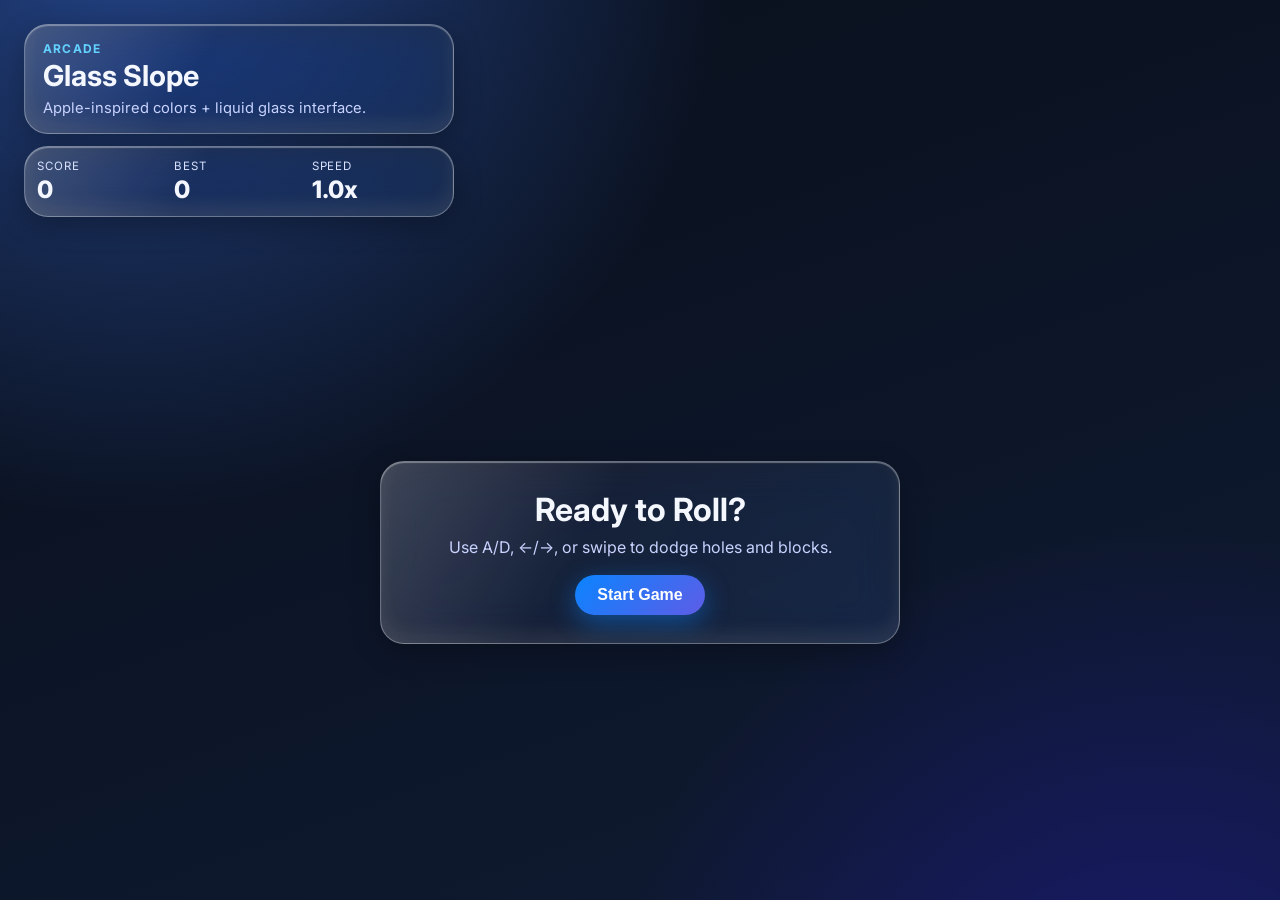
<file: index.html>
<!DOCTYPE html>
<html lang="en">
  <head>
    <meta charset="UTF-8" />
    <meta name="viewport" content="width=device-width, initial-scale=1.0" />
    <title>Glass Slope — Apple Inspired</title>
    <link rel="preconnect" href="https://fonts.googleapis.com" />
    <link rel="preconnect" href="https://fonts.gstatic.com" crossorigin />
    <link
      href="https://fonts.googleapis.com/css2?family=Inter:wght@400;500;700;800&display=swap"
      rel="stylesheet"
    />
    <link rel="stylesheet" href="styles.css" />
  </head>
  <body>
    <canvas id="gameCanvas" aria-label="3D slope game canvas"></canvas>

    <main class="hud-wrap">
      <section class="glass panel title-panel">
        <p class="eyebrow">Arcade</p>
        <h1>Glass Slope</h1>
        <p class="sub">Apple-inspired colors + liquid glass interface.</p>
      </section>

      <section class="glass panel score-panel">
        <div>
          <p class="label">Score</p>
          <p id="score" class="value">0</p>
        </div>
        <div>
          <p class="label">Best</p>
          <p id="best" class="value">0</p>
        </div>
        <div>
          <p class="label">Speed</p>
          <p id="speed" class="value">1.0x</p>
        </div>
      </section>

      <section id="overlay" class="glass panel overlay show" role="dialog" aria-live="polite">
        <h2 id="overlayTitle">Ready to Roll?</h2>
        <p id="overlayText">Use A/D, ←/→, or swipe to dodge holes and blocks.</p>
        <button id="startBtn" class="start-btn">Start Game</button>
      </section>
    </main>

    <script src="scripts.js"></script>
  </body>
</html>
</file>
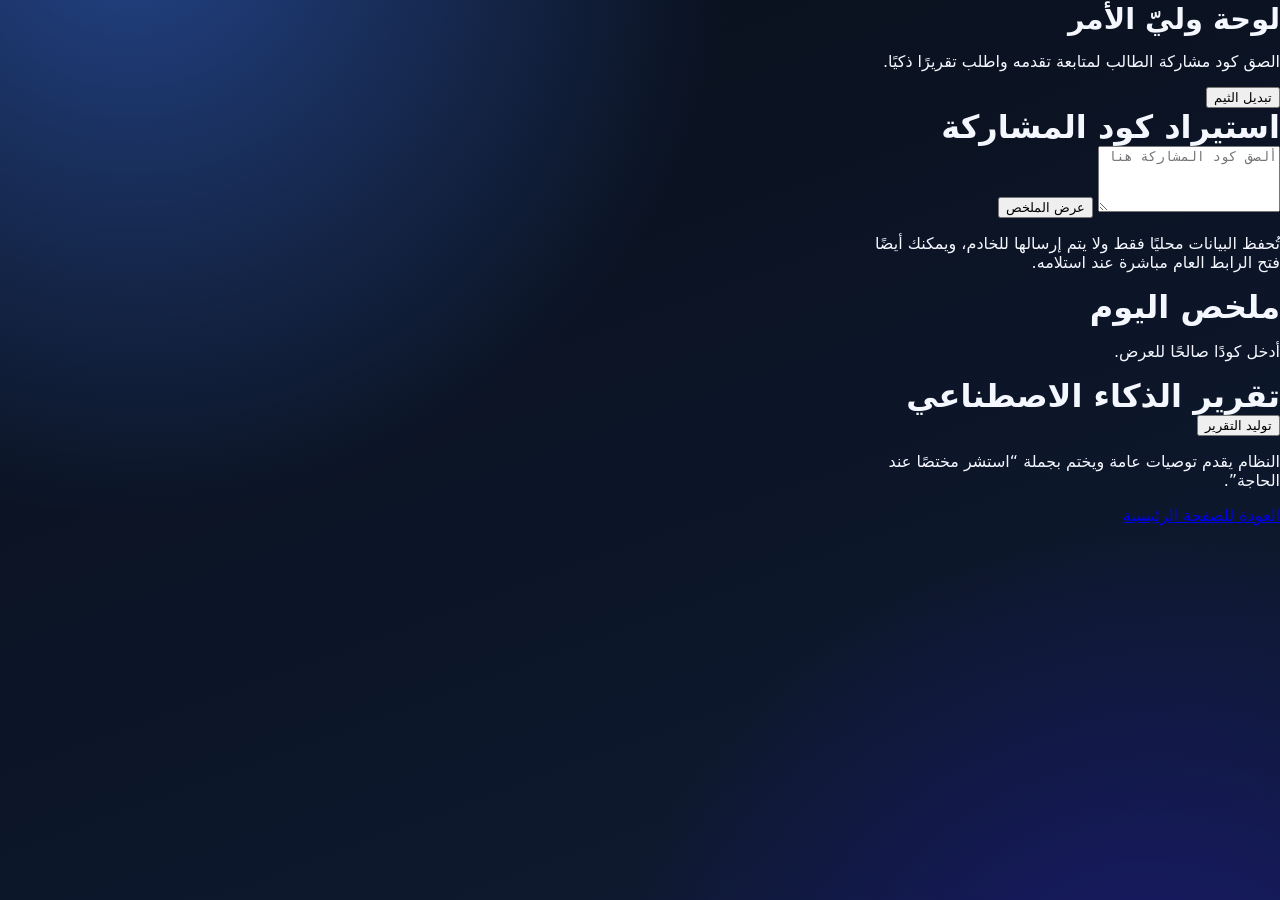
<file: parent.html>
<!DOCTYPE html>
<html lang="ar" dir="rtl">
<head>
  <meta charset="UTF-8" />
  <meta name="viewport" content="width=device-width, initial-scale=1.0" />
  <title>لوحة وليّ الأمر | حياة أفضل</title>
  <link rel="stylesheet" href="styles.css" />
</head>
<body data-page="parent">
  <header class="top-bar">
    <div>
      <h1>لوحة وليّ الأمر</h1>
      <p>الصق كود مشاركة الطالب لمتابعة تقدمه واطلب تقريرًا ذكيًا.</p>
    </div>
    <button class="theme-toggle" type="button" data-action="toggle-theme">تبديل الثيم</button>
  </header>
  <main class="layout">
    <section class="panel">
      <h2>استيراد كود المشاركة</h2>
      <textarea id="parentShareCode" rows="4" placeholder="ألصق كود المشاركة هنا"></textarea>
      <button class="btn" type="button" id="parseShareCode">عرض الملخص</button>
      <p class="hint">تُحفظ البيانات محليًا فقط ولا يتم إرسالها للخادم، ويمكنك أيضًا فتح الرابط العام مباشرة عند استلامه.</p>
    </section>
    <section class="panel">
      <h2>ملخص اليوم</h2>
      <div id="parentSummary" class="summary-box">
        <p>أدخل كودًا صالحًا للعرض.</p>
      </div>
    </section>
    <section class="panel">
      <h2>تقرير الذكاء الاصطناعي</h2>
      <button class="btn" type="button" id="generateParentReport">توليد التقرير</button>
      <pre class="ai-output" id="parentReportOutput" aria-live="polite"></pre>
      <p class="hint">النظام يقدم توصيات عامة ويختم بجملة “استشر مختصًا عند الحاجة”.</p>
    </section>
  </main>
  <footer class="site-footer">
    <a href="index.html">العودة للصفحة الرئيسية</a>
  </footer>
  <script src="scripts.js" defer></script>
</body>
</html>
</file>
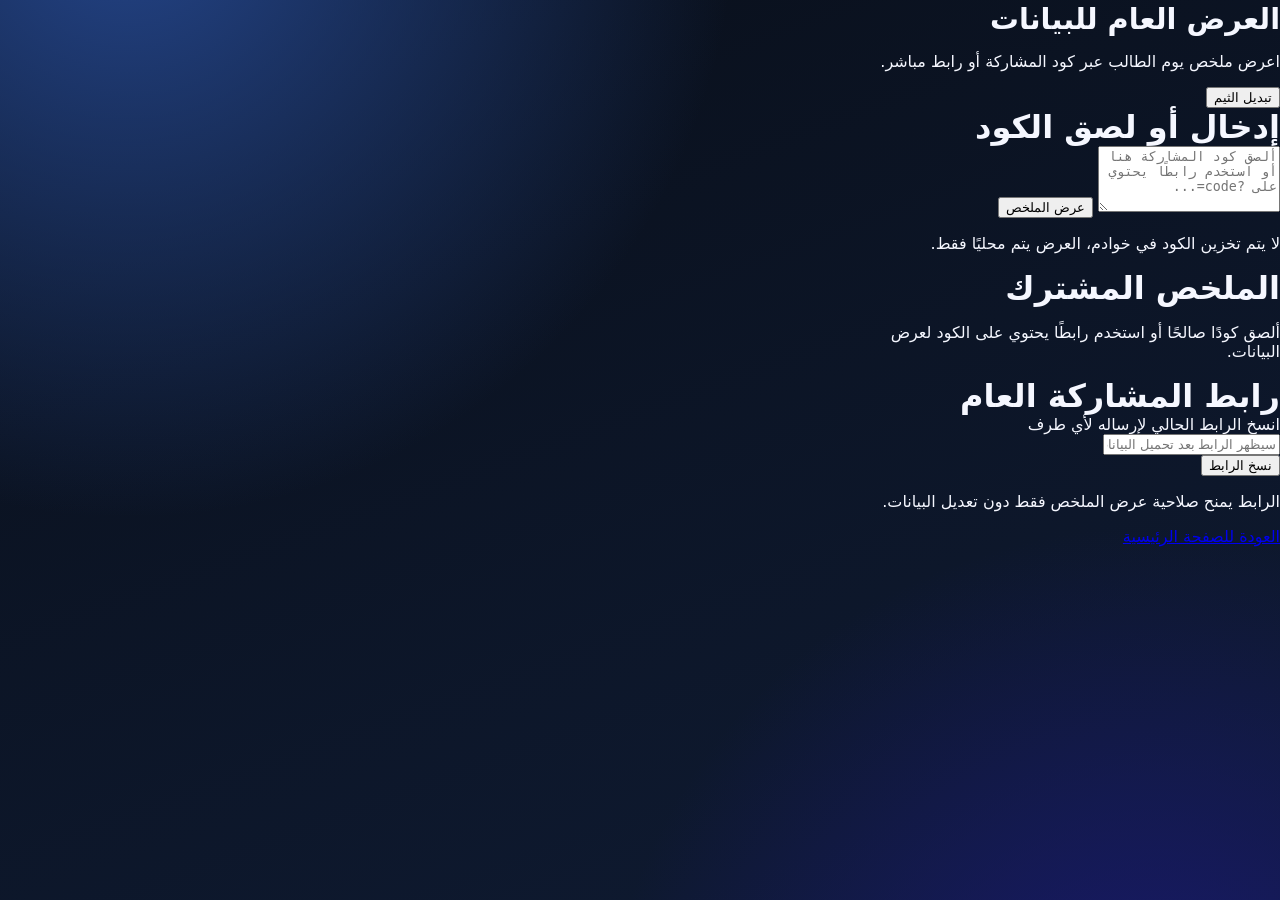
<file: share.html>
<!DOCTYPE html>
<html lang="ar" dir="rtl">
<head>
  <meta charset="UTF-8" />
  <meta name="viewport" content="width=device-width, initial-scale=1.0" />
  <title>العرض العام | حياة أفضل</title>
  <link rel="stylesheet" href="styles.css" />
</head>
<body data-page="share">
  <header class="top-bar">
    <div>
      <h1>العرض العام للبيانات</h1>
      <p>اعرض ملخص يوم الطالب عبر كود المشاركة أو رابط مباشر.</p>
    </div>
    <button class="theme-toggle" type="button" data-action="toggle-theme">تبديل الثيم</button>
  </header>
  <main class="layout">
    <section class="panel">
      <h2>إدخال أو لصق الكود</h2>
      <textarea id="publicShareCode" rows="4" placeholder="ألصق كود المشاركة هنا أو استخدم رابطًا يحتوي على ?code=..."></textarea>
      <button class="btn" type="button" id="publicParseShareCode">عرض الملخص</button>
      <p class="hint">لا يتم تخزين الكود في خوادم، العرض يتم محليًا فقط.</p>
    </section>
    <section class="panel">
      <h2>الملخص المشترك</h2>
      <div id="publicSummary" class="summary-box">
        <p>ألصق كودًا صالحًا أو استخدم رابطًا يحتوي على الكود لعرض البيانات.</p>
      </div>
    </section>
    <section class="panel">
      <h2>رابط المشاركة العام</h2>
      <div class="field">
        <label for="publicLinkOutput">انسخ الرابط الحالي لإرساله لأي طرف</label>
        <input type="text" id="publicLinkOutput" readonly placeholder="سيظهر الرابط بعد تحميل البيانات" />
      </div>
      <button class="btn ghost" type="button" id="publicCopyLink">نسخ الرابط</button>
      <p class="hint">الرابط يمنح صلاحية عرض الملخص فقط دون تعديل البيانات.</p>
    </section>
  </main>
  <footer class="site-footer">
    <a href="index.html">العودة للصفحة الرئيسية</a>
  </footer>
  <script src="scripts.js" defer></script>
</body>
</html>
</file>
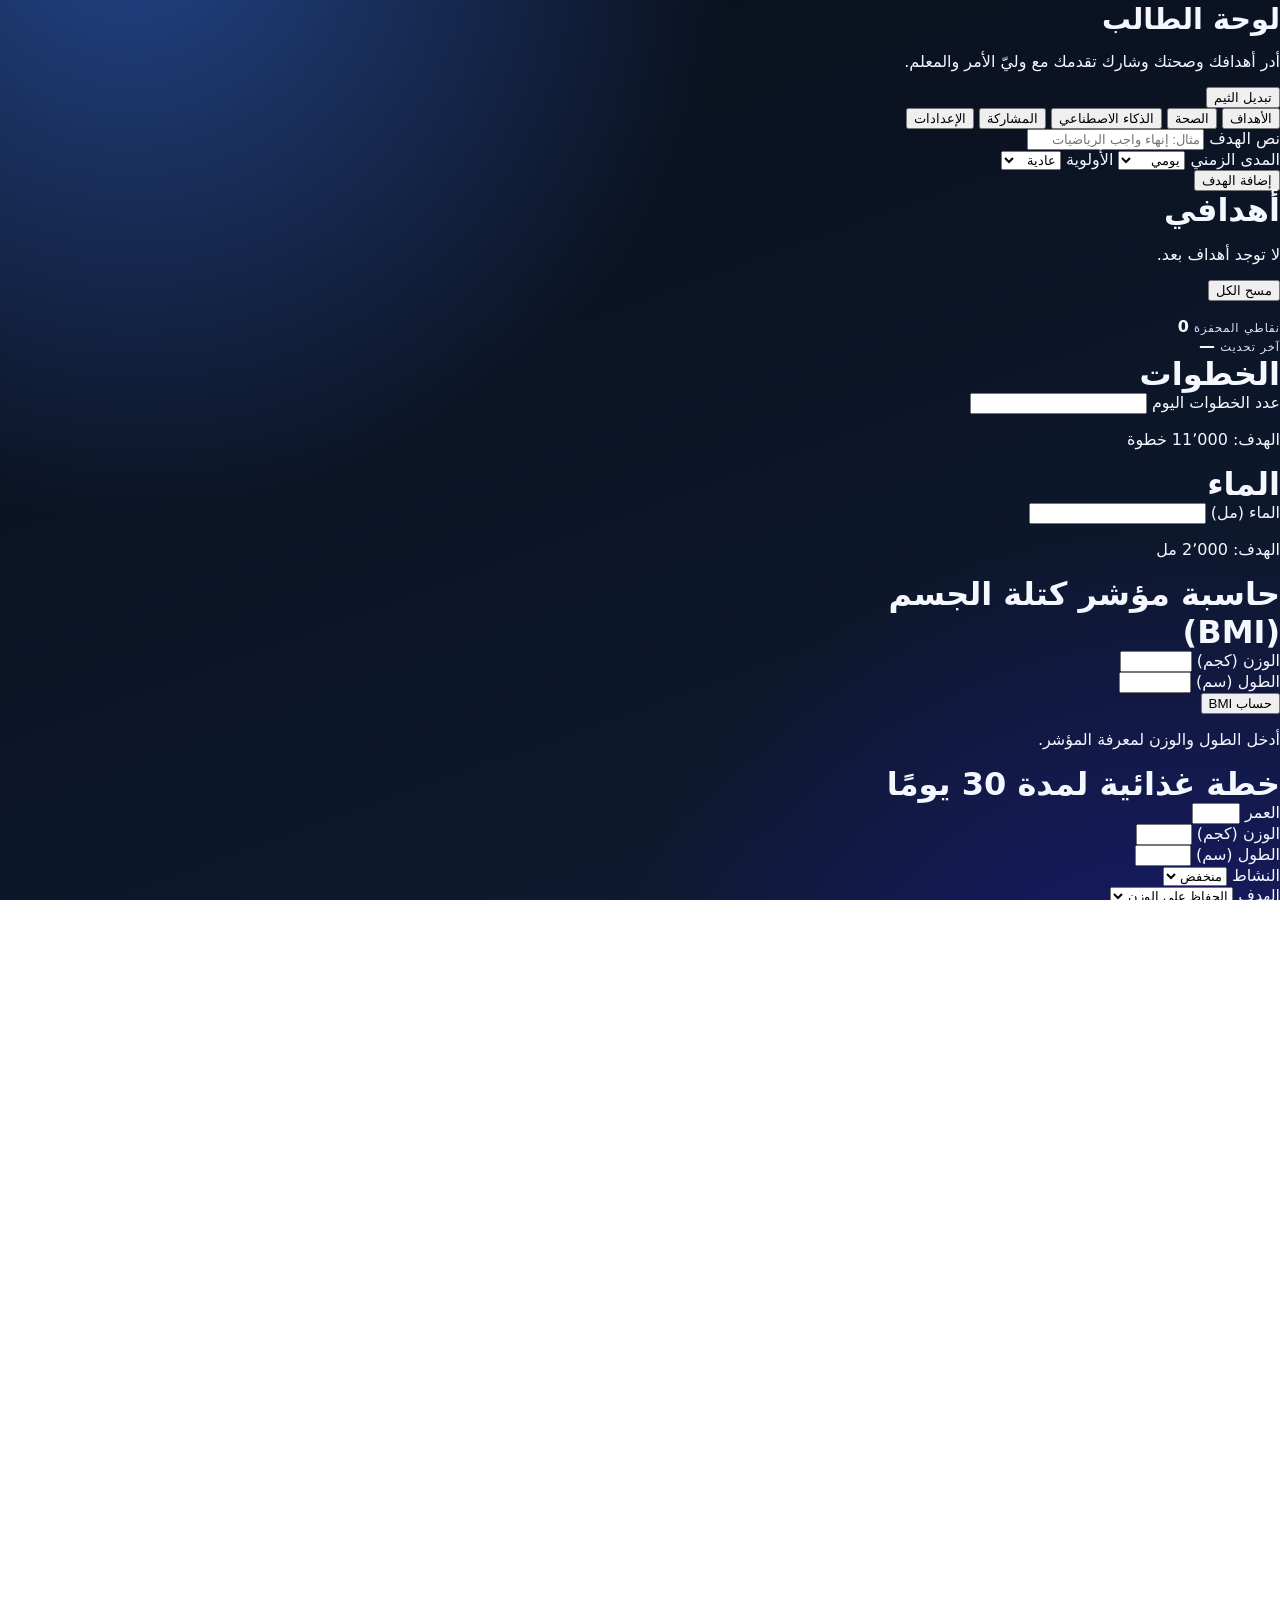
<file: student.html>
<!DOCTYPE html>
<html lang="ar" dir="rtl">
<head>
  <meta charset="UTF-8" />
  <meta name="viewport" content="width=device-width, initial-scale=1.0" />
  <title>لوحة الطالب | حياة أفضل</title>
  <link rel="stylesheet" href="styles.css" />
</head>
<body data-page="student">
  <header class="top-bar">
    <div>
      <h1>لوحة الطالب</h1>
      <p>أدر أهدافك وصحتك وشارك تقدمك مع وليّ الأمر والمعلم.</p>
    </div>
    <button class="theme-toggle" type="button" data-action="toggle-theme">تبديل الثيم</button>
  </header>
  <main class="tabs" id="studentTabs">
    <nav class="tab-list" role="tablist">
      <button role="tab" data-tab="goals" class="active">الأهداف</button>
      <button role="tab" data-tab="health">الصحة</button>
      <button role="tab" data-tab="ai">الذكاء الاصطناعي</button>
      <button role="tab" data-tab="share">المشاركة</button>
      <button role="tab" data-tab="settings">الإعدادات</button>
    </nav>
    <section class="tab-panel active" id="tab-goals" role="tabpanel">
      <form id="goalForm" class="panel">
        <div class="field">
          <label for="goalText">نص الهدف</label>
          <input type="text" id="goalText" required placeholder="مثال: إنهاء واجب الرياضيات" />
        </div>
        <div class="field grid-2">
          <label for="goalScope">المدى الزمني</label>
          <select id="goalScope" required>
            <option value="daily">يومي</option>
            <option value="weekly">أسبوعي</option>
            <option value="monthly">شهري</option>
            <option value="term">فصلي</option>
            <option value="yearly">سنوي</option>
          </select>
          <label for="goalPriority">الأولوية</label>
          <select id="goalPriority">
            <option value="normal">عادية</option>
            <option value="high">مرتفعة</option>
            <option value="critical">عاجلة</option>
          </select>
        </div>
        <button class="btn" type="submit">إضافة الهدف</button>
      </form>
      <div class="panel">
        <header class="section-header">
          <div>
            <h2>أهدافي</h2>
            <p id="goalsSummary">لا توجد أهداف بعد.</p>
          </div>
          <button class="btn ghost" type="button" id="clearGoals">مسح الكل</button>
        </header>
        <ul id="goalsList" class="goal-list"></ul>
      </div>
      <div class="panel stats">
        <div>
          <span class="label">نقاطي المحفزة</span>
          <strong id="studentPoints">0</strong>
        </div>
        <div>
          <span class="label">آخر تحديث</span>
          <strong id="studentLastUpdated">—</strong>
        </div>
      </div>
    </section>
    <section class="tab-panel" id="tab-health" role="tabpanel">
      <div class="panel">
        <h2>الخطوات</h2>
        <div class="field">
          <label for="stepsInput">عدد الخطوات اليوم</label>
          <input type="number" id="stepsInput" min="0" step="100" />
        </div>
        <div class="progress" aria-hidden="true">
          <div class="progress-bar" id="stepsProgress"></div>
        </div>
        <p class="hint">الهدف: 11٬000 خطوة</p>
      </div>
      <div class="panel">
        <h2>الماء</h2>
        <div class="field">
          <label for="waterInput">الماء (مل)</label>
          <input type="number" id="waterInput" min="0" step="100" />
        </div>
        <div class="progress" aria-hidden="true">
          <div class="progress-bar" id="waterProgress"></div>
        </div>
        <p class="hint">الهدف: 2٬000 مل</p>
      </div>
      <div class="panel">
        <h2>حاسبة مؤشر كتلة الجسم (BMI)</h2>
        <form id="bmiForm" class="grid-2">
          <div class="field">
            <label for="weightInput">الوزن (كجم)</label>
            <input type="number" id="weightInput" min="20" max="200" step="0.1" required />
          </div>
          <div class="field">
            <label for="heightInput">الطول (سم)</label>
            <input type="number" id="heightInput" min="100" max="220" step="0.5" required />
          </div>
          <button class="btn" type="submit">حساب BMI</button>
        </form>
        <p id="bmiResult" class="hint">أدخل الطول والوزن لمعرفة المؤشر.</p>
      </div>
    </section>
    <section class="tab-panel" id="tab-ai" role="tabpanel">
      <div class="panel">
        <h2>خطة غذائية لمدة 30 يومًا</h2>
        <form id="mealPlanForm" class="grid-3">
          <div class="field">
            <label for="ageInput">العمر</label>
            <input type="number" id="ageInput" min="6" max="18" required />
          </div>
          <div class="field">
            <label for="mpWeightInput">الوزن (كجم)</label>
            <input type="number" id="mpWeightInput" min="20" max="120" required />
          </div>
          <div class="field">
            <label for="mpHeightInput">الطول (سم)</label>
            <input type="number" id="mpHeightInput" min="110" max="220" required />
          </div>
          <div class="field">
            <label for="activityInput">النشاط</label>
            <select id="activityInput" required>
              <option value="منخفض">منخفض</option>
              <option value="متوسط">متوسط</option>
              <option value="مرتفع">مرتفع</option>
            </select>
          </div>
          <div class="field">
            <label for="goalInput">الهدف</label>
            <select id="goalInput" required>
              <option value="الحفاظ على الوزن">الحفاظ على الوزن</option>
              <option value="زيادة النشاط">زيادة النشاط</option>
              <option value="تحسين التركيز">تحسين التركيز</option>
            </select>
          </div>
          <div class="field">
            <label for="prefsInput">التفضيلات / الحساسيات</label>
            <input type="text" id="prefsInput" placeholder="مثال: بدون مكسرات" />
          </div>
          <button class="btn" type="submit">توليد الخطة</button>
        </form>
        <pre class="ai-output" id="mealPlanOutput" aria-live="polite"></pre>
      </div>
      <div class="panel">
        <h2>اقتراح أهداف أسبوعية SMART</h2>
        <button class="btn" type="button" id="smartGoalsBtn">توليد الأهداف</button>
        <pre class="ai-output" id="smartGoalsOutput" aria-live="polite"></pre>
      </div>
      <div class="panel">
        <h2>محادثة حرة</h2>
        <form id="chatForm" class="grid-1">
          <textarea id="chatInput" rows="3" required placeholder="اسأل المدرب الذكي عن نصيحة..."></textarea>
          <button class="btn" type="submit">إرسال</button>
        </form>
        <pre class="ai-output" id="chatOutput" aria-live="polite"></pre>
        <p class="hint">الذكاء الاصطناعي يقدم نصائح عامة فقط، استشر مختصًا عند الحاجة.</p>
      </div>
    </section>
    <section class="tab-panel" id="tab-share" role="tabpanel">
      <div class="panel">
        <h2>مشاركة تقدم اليوم</h2>
        <button class="btn" type="button" id="generateShareCode">توليد كود المشاركة</button>
        <div class="field">
          <label for="shareCodeOutput">كود المشاركة (Base64)</label>
          <textarea id="shareCodeOutput" rows="4" readonly placeholder="سيظهر الكود هنا"></textarea>
        </div>
        <button class="btn ghost" type="button" id="copyShareCode">نسخ الكود</button>
        <div class="field">
          <label for="shareLinkOutput">رابط عام قابل للمشاركة</label>
          <input type="text" id="shareLinkOutput" readonly placeholder="سيظهر الرابط العام هنا" />
        </div>
        <button class="btn ghost" type="button" id="copyShareLink">نسخ الرابط</button>
        <p class="hint">أرسل الكود أو الرابط العام لعرض إنجازك على أي متصفح.</p>
      </div>
    </section>
    <section class="tab-panel" id="tab-settings" role="tabpanel">
      <div class="panel">
        <h2>إعدادات الطالب</h2>
        <div class="field">
          <label for="studentIdInput">معرّف الطالب (SID)</label>
          <input type="text" id="studentIdInput" placeholder="مثال: S-1001" />
        </div>
        <div class="field">
          <label for="apiKeyInput">مفتاح واجهة الذكاء الاصطناعي (يُخزن محليًا)</label>
          <input type="password" id="apiKeyInput" placeholder="sk-..." autocomplete="off" />
        </div>
        <button class="btn" type="button" id="saveSettings">حفظ الإعدادات</button>
        <button class="btn ghost" type="button" id="clearStorage">مسح كل البيانات</button>
      </div>
    </section>
  </main>
  <footer class="site-footer">
    <a href="index.html">العودة للصفحة الرئيسية</a>
  </footer>
  <script src="scripts.js" defer></script>
</body>
</html>
</file>
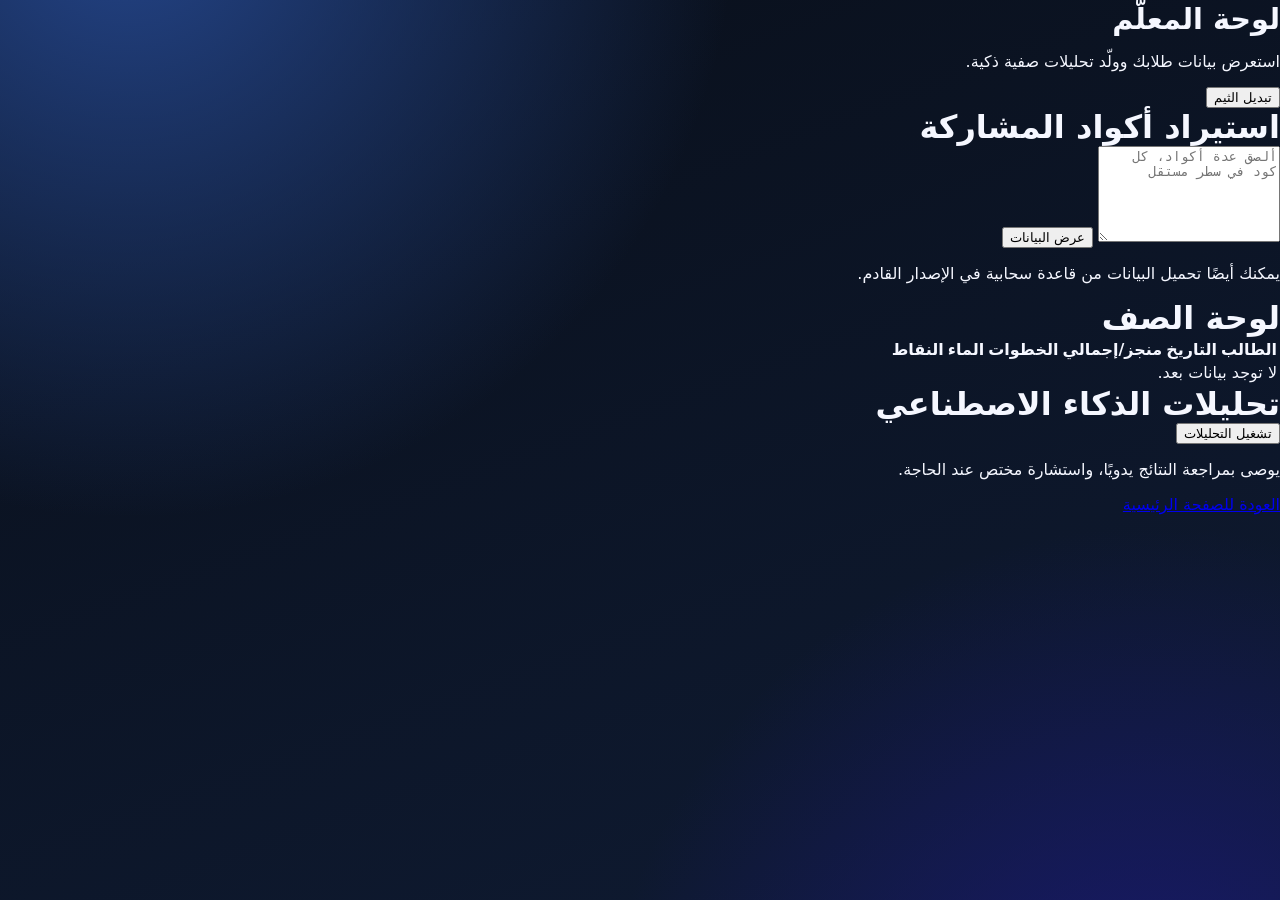
<file: teacher.html>
<!DOCTYPE html>
<html lang="ar" dir="rtl">
<head>
  <meta charset="UTF-8" />
  <meta name="viewport" content="width=device-width, initial-scale=1.0" />
  <title>لوحة المعلّم | حياة أفضل</title>
  <link rel="stylesheet" href="styles.css" />
</head>
<body data-page="teacher">
  <header class="top-bar">
    <div>
      <h1>لوحة المعلّم</h1>
      <p>استعرض بيانات طلابك وولّد تحليلات صفية ذكية.</p>
    </div>
    <button class="theme-toggle" type="button" data-action="toggle-theme">تبديل الثيم</button>
  </header>
  <main class="layout">
    <section class="panel">
      <h2>استيراد أكواد المشاركة</h2>
      <textarea id="teacherShareCodes" rows="6" placeholder="ألصق عدة أكواد، كل كود في سطر مستقل"></textarea>
      <button class="btn" type="button" id="parseTeacherCodes">عرض البيانات</button>
      <p class="hint">يمكنك أيضًا تحميل البيانات من قاعدة سحابية في الإصدار القادم.</p>
    </section>
    <section class="panel">
      <h2>لوحة الصف</h2>
      <div class="table-wrapper">
        <table id="teacherTable">
          <thead>
            <tr>
              <th>الطالب</th>
              <th>التاريخ</th>
              <th>منجز/إجمالي</th>
              <th>الخطوات</th>
              <th>الماء</th>
              <th>النقاط</th>
            </tr>
          </thead>
          <tbody>
            <tr>
              <td colspan="6">لا توجد بيانات بعد.</td>
            </tr>
          </tbody>
        </table>
      </div>
    </section>
    <section class="panel">
      <h2>تحليلات الذكاء الاصطناعي</h2>
      <button class="btn" type="button" id="generateTeacherInsights">تشغيل التحليلات</button>
      <pre class="ai-output" id="teacherInsightsOutput" aria-live="polite"></pre>
      <p class="hint">يوصى بمراجعة النتائج يدويًا، واستشارة مختص عند الحاجة.</p>
    </section>
  </main>
  <footer class="site-footer">
    <a href="index.html">العودة للصفحة الرئيسية</a>
  </footer>
  <script src="scripts.js" defer></script>
</body>
</html>
</file>
<file: styles.css>
:root {
  --apple-blue: #0a84ff;
  --apple-indigo: #5e5ce6;
  --apple-cyan: #64d2ff;
  --apple-green: #30d158;
  --apple-bg: #0b1220;
  --apple-text: #f5f7ff;
  --apple-muted: #c9d3ff;
}

* {
  box-sizing: border-box;
}

html,
body {
  margin: 0;
  height: 100%;
  overflow: hidden;
  font-family: Inter, system-ui, -apple-system, Segoe UI, sans-serif;
  color: var(--apple-text);
  background: radial-gradient(circle at 10% -10%, #24458a 0%, transparent 40%),
    radial-gradient(circle at 90% 120%, #191970 0%, transparent 35%),
    linear-gradient(160deg, #090f1a, #0f1b33);
}

#gameCanvas {
  position: fixed;
  inset: 0;
  width: 100vw;
  height: 100vh;
  display: block;
}

.hud-wrap {
  position: fixed;
  inset: 0;
  padding: clamp(12px, 3vw, 24px);
  display: grid;
  grid-template-rows: auto auto 1fr;
  gap: 12px;
  pointer-events: none;
}

.panel {
  width: min(430px, 92vw);
  pointer-events: auto;
}

.glass {
  border: 1px solid rgba(255, 255, 255, 0.35);
  background: linear-gradient(
      120deg,
      rgba(255, 255, 255, 0.22),
      rgba(255, 255, 255, 0.06) 40%,
      rgba(142, 196, 255, 0.1) 100%
    ),
    rgba(10, 17, 33, 0.35);
  box-shadow: 0 8px 28px rgba(0, 0, 0, 0.28), inset 0 1px 1px rgba(255, 255, 255, 0.35),
    inset 0 -10px 18px rgba(255, 255, 255, 0.08);
  backdrop-filter: blur(22px) saturate(170%);
  -webkit-backdrop-filter: blur(22px) saturate(170%);
  border-radius: 24px;
}

.title-panel {
  padding: 16px 18px;
}

.eyebrow {
  margin: 0;
  letter-spacing: 0.1em;
  text-transform: uppercase;
  color: var(--apple-cyan);
  font-weight: 700;
  font-size: 0.75rem;
}

h1 {
  margin: 2px 0 6px;
  font-size: clamp(1.2rem, 3vw, 1.8rem);
}

.sub {
  margin: 0;
  color: var(--apple-muted);
  font-size: 0.92rem;
}

.score-panel {
  display: grid;
  grid-template-columns: repeat(3, 1fr);
  gap: 8px;
  padding: 12px;
}

.label {
  margin: 0;
  font-size: 0.72rem;
  color: #dbe3ff;
  text-transform: uppercase;
  letter-spacing: 0.08em;
}

.value {
  margin: 2px 0 0;
  font-size: clamp(1rem, 2.8vw, 1.5rem);
  font-weight: 800;
}

.overlay {
  align-self: center;
  justify-self: center;
  width: min(520px, 92vw);
  text-align: center;
  padding: clamp(18px, 4vw, 28px);
  transform: translateY(8px) scale(0.98);
  opacity: 0;
  transition: opacity 240ms ease, transform 240ms ease;
  pointer-events: none;
}

.overlay.show {
  opacity: 1;
  transform: translateY(0) scale(1);
  pointer-events: auto;
}

h2 {
  margin: 0;
  font-size: clamp(1.4rem, 4vw, 2rem);
}

#overlayText {
  margin: 8px auto 18px;
  color: var(--apple-muted);
  max-width: 52ch;
}

.start-btn {
  border: 0;
  background: linear-gradient(135deg, var(--apple-blue), var(--apple-indigo));
  color: white;
  border-radius: 999px;
  padding: 11px 22px;
  font-size: 1rem;
  font-weight: 700;
  cursor: pointer;
  box-shadow: 0 8px 26px rgba(10, 132, 255, 0.45);
}

.start-btn:active {
  transform: translateY(1px);
}
</file>
